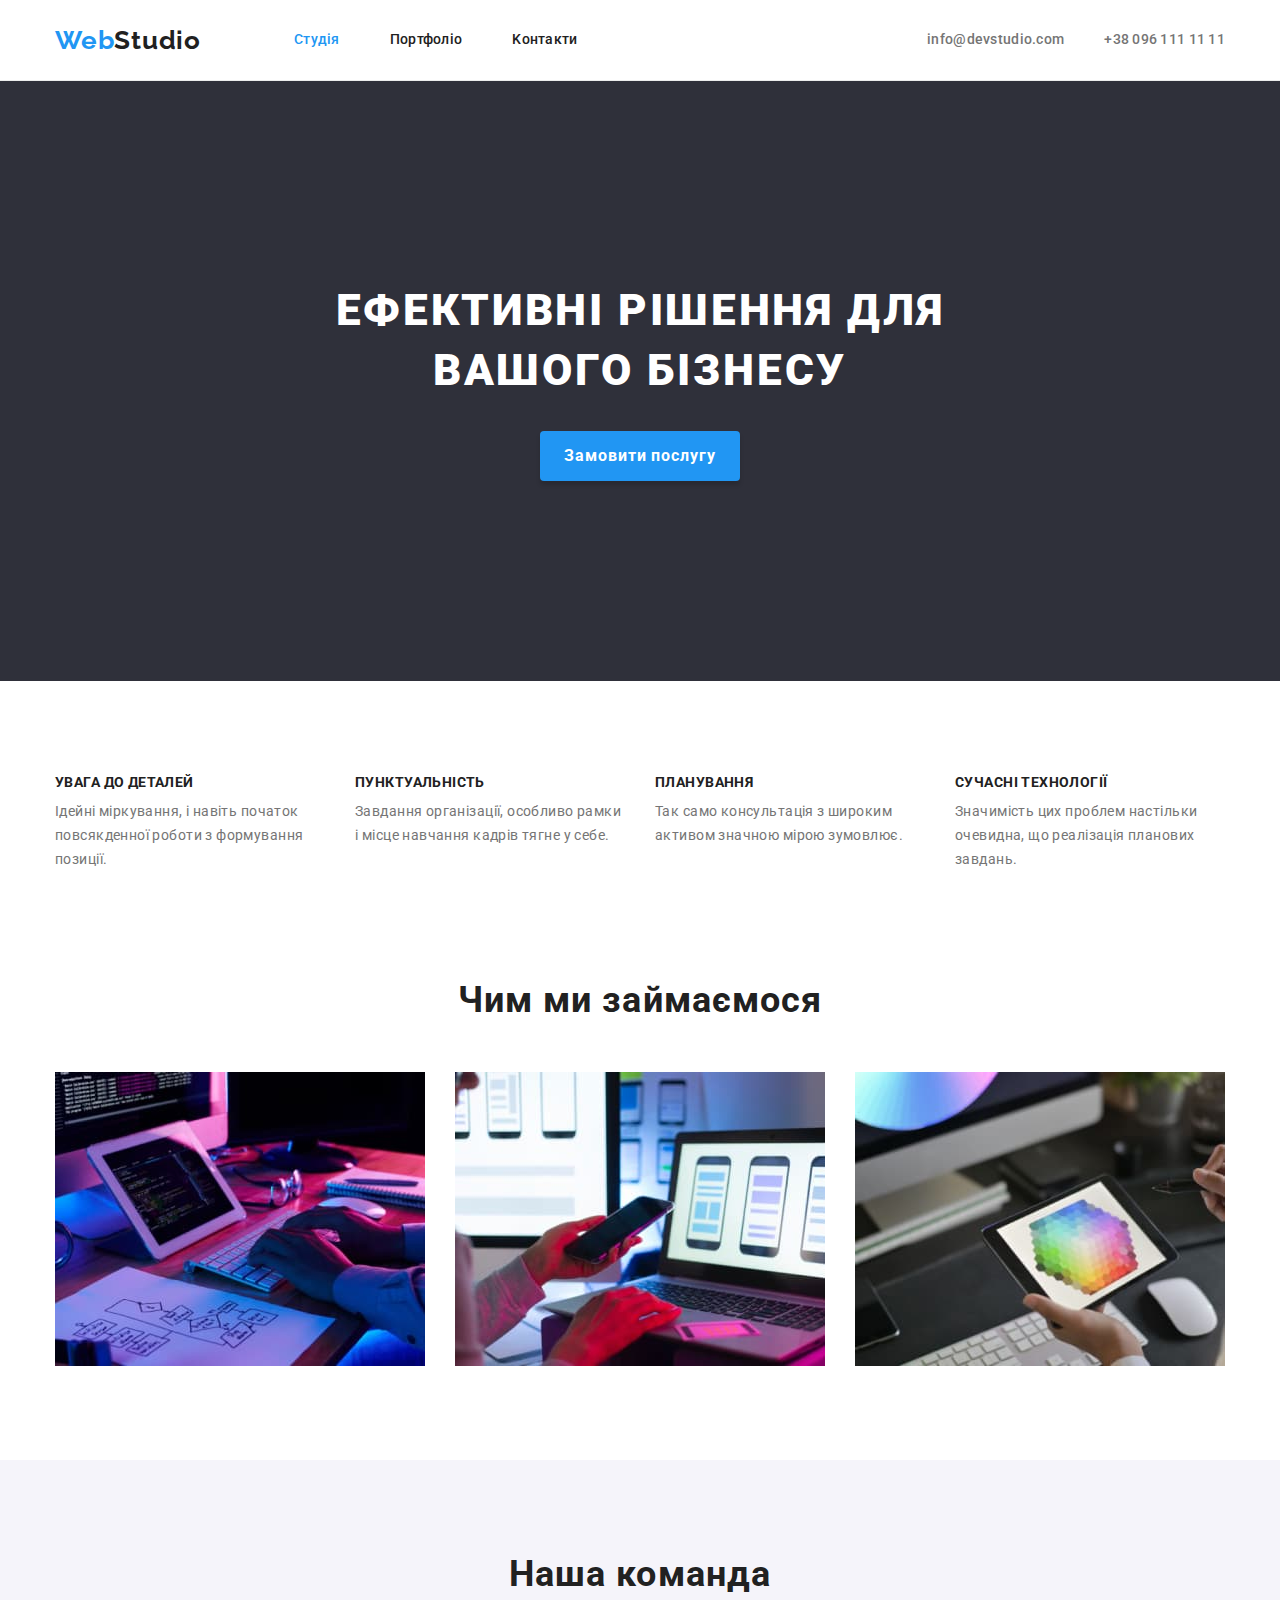
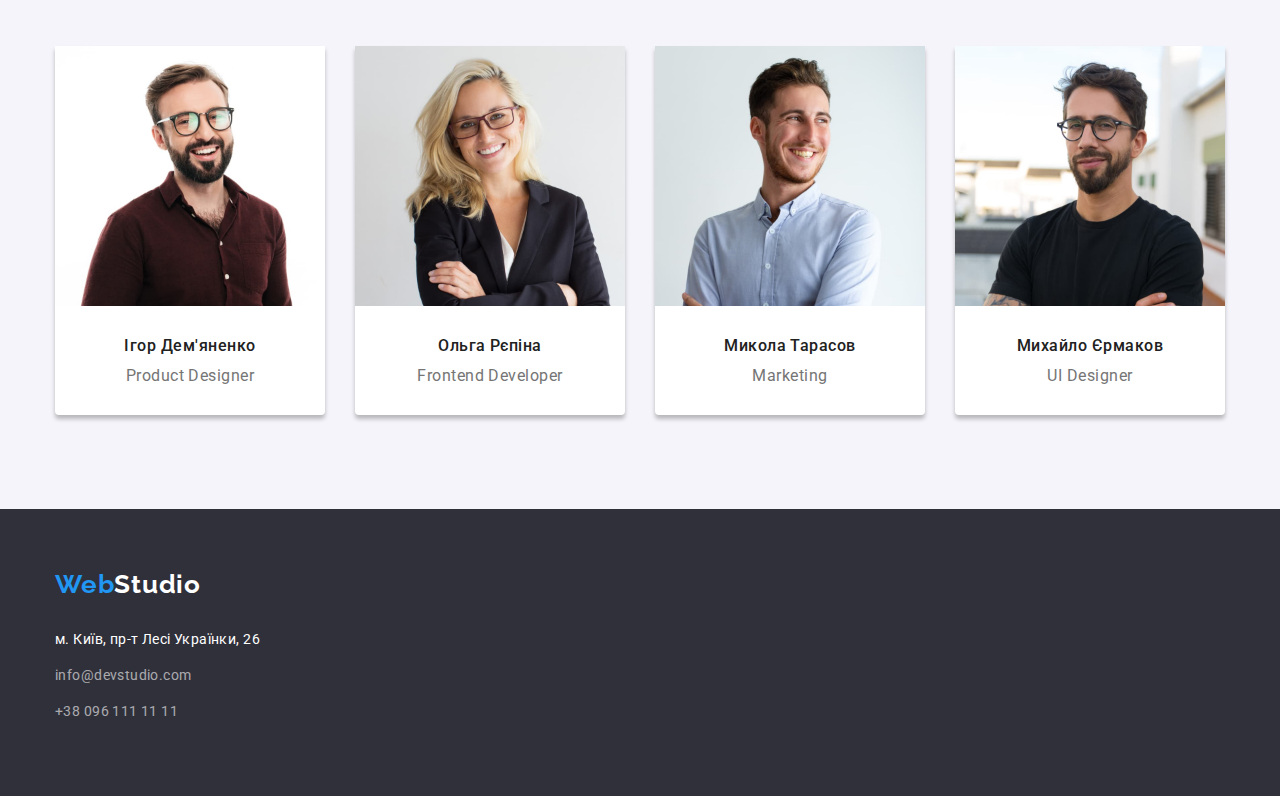
<file: index.html>
<!DOCTYPE html>
<html lang="uk">

<head>
    <meta charset="UTF-8">
    <meta http-equiv="X-UA-Compatible" content="IE=edge">
    <meta name="viewport" content="width=device-width, initial-scale=1.0">
    <title>Студія</title>
    <link
        href="https://fonts.googleapis.com/css2?family=Montserrat:wght@400;500;700;900&family=Raleway:wght@700&family=Roboto:wght@400;500;700;900&display=swap"
        rel="stylesheet" />
    <link rel="stylesheet" href="https://cdnjs.cloudflare.com/ajax/libs/modern-normalize/1.1.0/modern-normalize.min.css"/>
    <link rel="stylesheet" href="./css/styles.css"/>
</head>

<body>
    <header class="header">
        <div class="container header-container">
            <nav class="header-nav">
                <a class="header-logo" href="./index.html">Web<span class="logo-studio">Studio</span>
                </a>
                <ul class="list nav-list">
                    <li class="nav-item"><a class="nav-link current" href="./index.html">Студія</a></li>
                    <li class="nav-item"><a class="nav-link" href="./portfolio.html">Портфоліо</a></li>
                    <li class="nav-item"><a class="nav-link" href="#">Kонтакти</a></li>
                </ul>
            </nav>
            <ul class="contact-list list">
                <li class="contact-item"><a class="contacts-link" href="mailto:info@devstudio.com">info@devstudio.com</a></li>
                <li class="contact-item"><a class="contacts-link" href="tel:+380961111111">+38 096 111 11 11</a></li>
            </ul>
        </div>
    </header>
    <main>
        <section class="hero-section">
            <div class="container">
                <h1 class="main-title">Ефективні рішення для вашого бізнесу</h1>
                <button class="order-button" type="button">Замовити послугу</button>
            </div>
        </section>
        <section class="section">
            <div class="container">
                <h2 class="visually-hidden">Наші переваги</h2>
                 <ul class="list introduction-list">
                     <li class="introduction-item">
                         <h3 class="introduction-title">Увага до деталей</h3>
                         <p class="introduction-subtitle">Ідейні міркування, і навіть початок повсякденної роботи з формування
                        позиції.</p>
                     </li>
                     <li class="introduction-item">
                         <h3 class="introduction-title">Пунктуальність</h3>
                         <p class="introduction-subtitle">Завдання організації, особливо рамки і місце навчання кадрів тягне у себе.
                        </p>
                     </li>
                     <li class="introduction-item">
                        <h3 class="introduction-title">Планування</h3>
                        <p class="introduction-subtitle">Так само консультація з широким активом значною мірою зумовлює.</p>
                     </li>
                     <li class="introduction-item">
                        <h3 class="introduction-title">Сучасні технології</h3>
                        <p class="introduction-subtitle">Значимість цих проблем настільки очевидна, що реалізація планових завдань.
                        </p>
                    </li>
                </ul>
            </div>
        </section>
        <section class="about-section">
            <div class="container">
                <h2 class="secondary-title">Чим ми займаємося</h2>
                <ul class="list img-list">
                    <li><img src="./images/computer.jpg" alt="Людина працює за компʼютером" width="370" height="294"></li>
                    <li><img src="./images/smartphone.jpg" alt="Людина тримає в руці телефон" width="370" height="294"></li>
                    <li><img src="./images/colours.jpg" alt="Людина обирає колір з палітри" width="370" height="294"></li>
                </ul>
            </div>  
        </section>
        <section class="team-section section">
            <div class="container">
                <h2 class="secondary-title">Наша команда</h2>
                <ul class="list team-list">
                    <li class="team-item">
                        <img src="./images/product_designer.jpg" alt="Чоловік в окулярах посміхається" width="270" height="260">
                        <div class="team-box">
                            <h3 class="team-title">Ігор Дем'яненко</h3>
                            <p class="team-subtitle">Product Designer</p>
                        </div>
                    </li>
                    <li class="team-item">
                        <img src="./images/frontend_developer.jpg" alt="Дівчина в окулярах та чорному жакеті посміхається" width="270"
                            height="260">
                        <div class="team-box">
                            <h3 class="team-title">Ольга Рєпіна</h3>
                            <p class="team-subtitle">Frontend Developer</p>
                        </div>
                    </li>
                    <li class="team-item">
                        <img src="./images/marketing.jpg" alt="Чоловік в блакитній сорочці посміхається, дивиться в сторону" width="270"
                            height="260">
                        <div class="team-box">
                            <h3 class="team-title">Микола Тарасов</h3>
                            <p class="team-subtitle">Marketing</p>
                        </div>
                    </li>
                    <li class="team-item">
                        <img src="./images/ui_designer.jpg" alt="Чоловік в чорній футболці та окулярах посміхається" width="270"
                            height="260">
                        <div class="team-box">
                            <h3 class="team-title">Михайло Єрмаков</h3>
                            <p class="team-subtitle">UI Designer</p>
                        </div>
                    </li>
                </ul>
            </div>     
        </section>
    </main>
    <footer>
        <div class="container">
            <a  class="logo-footer" href="./index.html">Web<span class="logo-footer-studio">Studio</span>
        </a>
        <address class="address">
            <ul class="list address-list">
                <li class="address-item"><a class="address-link" href="https://goo.gl/maps/MCh6iijixuNLaUNb6">м. Київ, пр-т Лесі Українки,
                        26</a>
                </li>
                <li class="address-item"><a class="footer-contact" href="mailto:info@devstudio.com">info@devstudio.com</a></li>
                <li class="address-item"><a class="footer-contact" href="tel:+380961111111">+38 096 111 11 11</a></li>
            </ul>
        </address>
        </div>
    </footer>
</body>

</html>
</file>
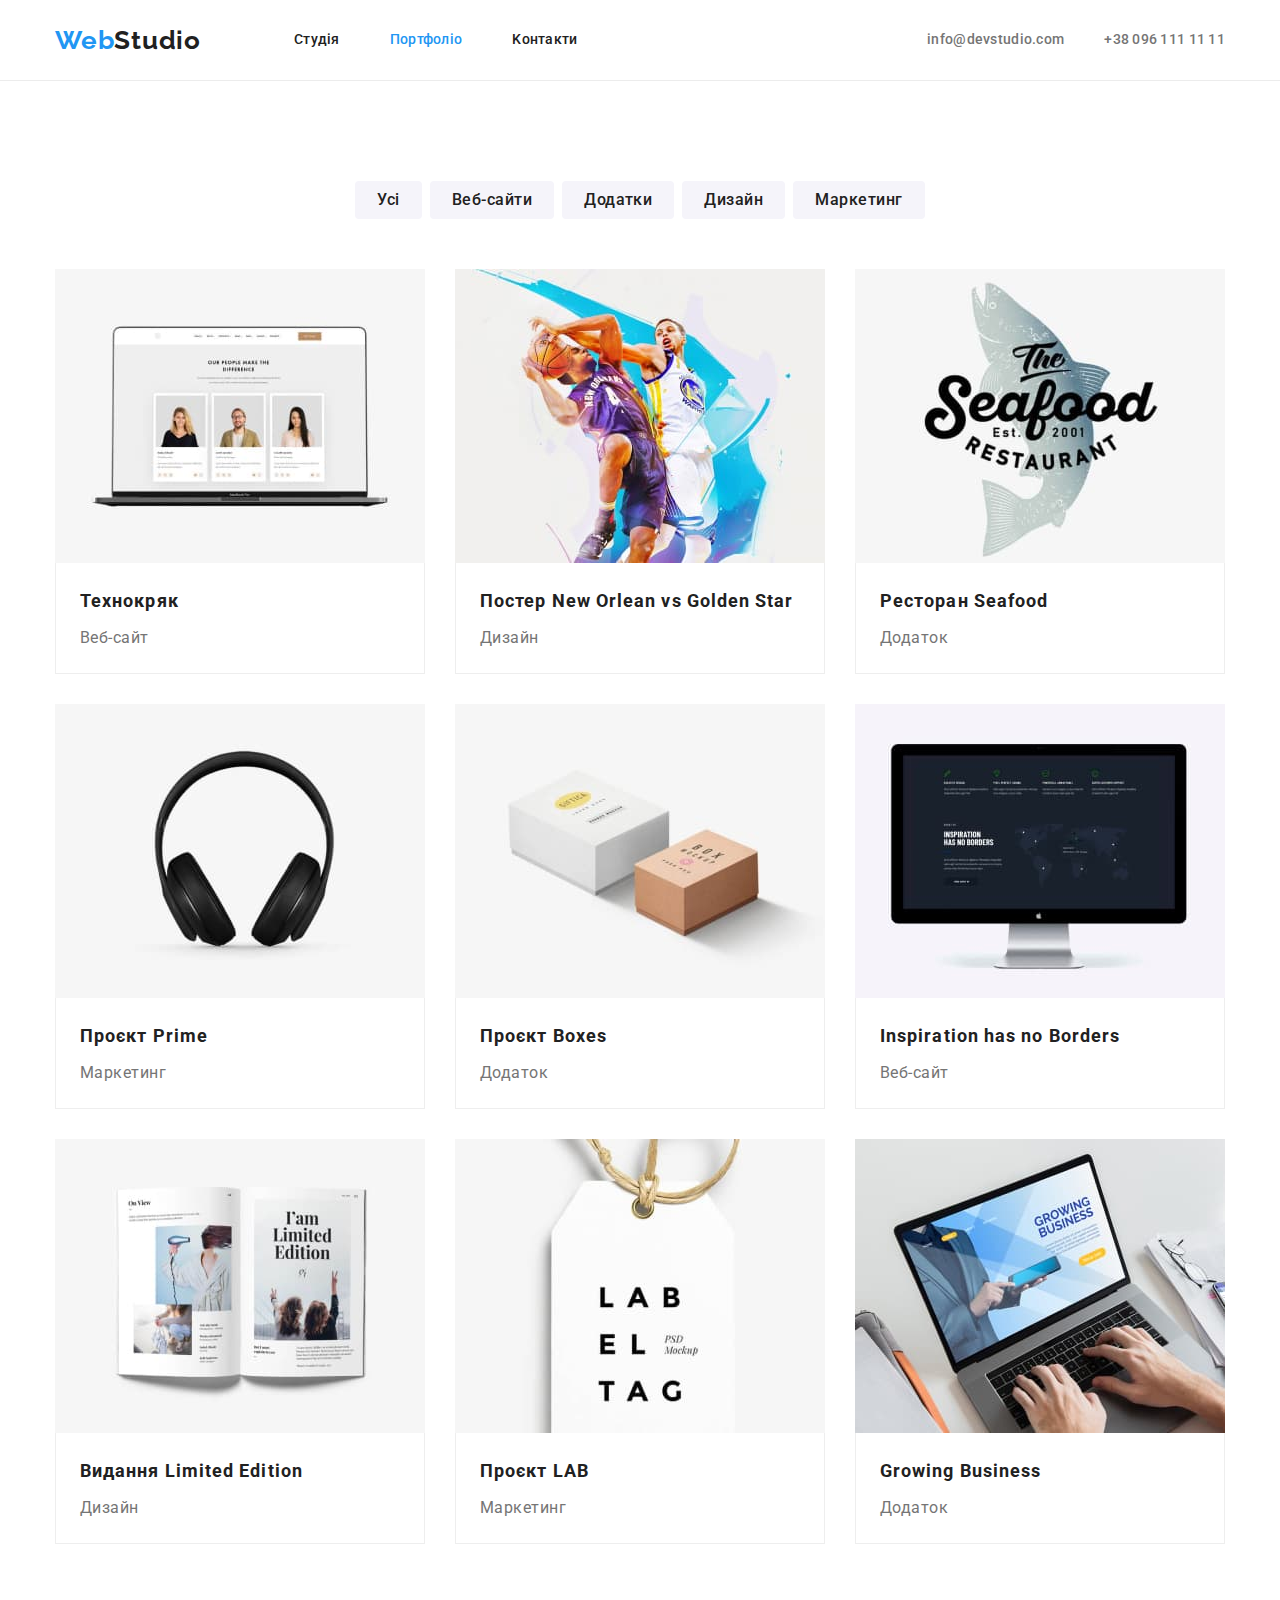
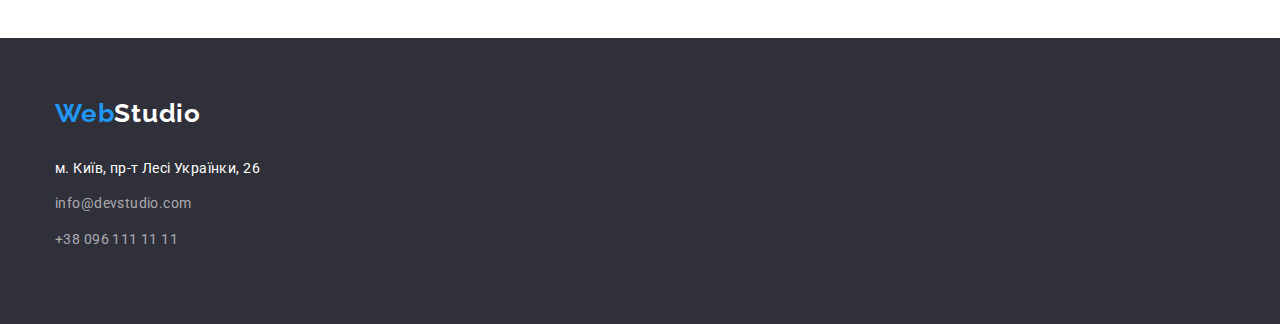
<file: portfolio.html>
<!DOCTYPE html>
<html lang="uk">

<head>
    <meta charset="UTF-8">
    <meta http-equiv="X-UA-Compatible" content="IE=edge">
    <meta name="viewport" content="width=device-width, initial-scale=1.0">
    <title>Портфоліо</title>
    <link
        href="https://fonts.googleapis.com/css2?family=Montserrat:wght@400;500;700;900&family=Raleway:wght@700&family=Roboto:wght@400;500;700;900&display=swap"
        rel="stylesheet" />
    <link rel="stylesheet" href="https://cdnjs.cloudflare.com/ajax/libs/modern-normalize/1.1.0/modern-normalize.min.css"/>
    <link rel="stylesheet" href="./css/styles.css" />
</head>

<body>
    <header class="header">
        <div class="container header-container">
            <nav class="header-nav">
                <a class="header-logo" href="./index.html">Web<span class="logo-studio">Studio</span>
                </a>
                <ul class="list nav-list">
                    <li class="nav-item"><a class="nav-link" href="./index.html">Студія</a></li>
                    <li class="nav-item"><a class="nav-link current" href="./portfolio.html">Портфоліо</a></li>
                    <li class="nav-item"><a class="nav-link" href="#">Kонтакти</a></li>
                </ul>
            </nav>
            <ul class="contact-list list">
                <li class="contact-item"><a class="contacts-link" href="mailto:info@devstudio.com">info@devstudio.com</a>
                </li>
                <li class="contact-item"><a class="contacts-link" href="tel:+380961111111">+38 096 111 11 11</a></li>
            </ul>
        </div>
    </header>
    <main>
        <section class="portfolio">
            <div class="container">
                <h2 class="visually-hidden">Наші проекти</h2>
                <ul class="list portfolio-btns">
                    <li class="item"><button class="portfolio-btn" type="button">Усі</button></li>
                    <li class="item"><button class="portfolio-btn" type="button">Веб-сайти</button></li>
                    <li class="item"><button class="portfolio-btn" type="button">Додатки</button></li>
                    <li class="item"><button class="portfolio-btn" type="button">Дизайн</button></li>
                    <li class="item"><button class="portfolio-btn" type="button">Маркетинг</button></li>
                </ul>
                <ul class="list products-list">
                    <li class="product-item">
                        <img src="./images/technokryak.jpg" alt="ноутбук, на екрані зображені три фотокартки людей" width="370"
                            height="294">
                        <div class="product-container">
                            <h3 class="product-title">Технокряк</h3>
                            <p class="product-subtitle">Веб-сайт</p>
                        </div>
                    </li>
                    <li class="product-item">
                        <img src="./images/new_orlean.jpg" alt="двоє баскетболістів з різних команд в боротьбі за мʼяч" width="370"
                            height="294">
                        <div class="product-container">
                            <h3 class="product-title">Постер New Orlean vs Golden Star</h3>
                            <p class="product-subtitle">Дизайн</p>
                        </div>
                    </li>
                    <li class="product-item">
                        <img src="./images/seafood.jpg" alt="логотип ресторану, назва ресторану на фоні риби" width="370" height="294">
                        <div class="product-container">
                            <h3 class="product-title">Ресторан Seafood</h3>
                            <p class="product-subtitle">Додаток</p>
                        </div>
                    </li>
                    <li class="product-item">
                        <img src="./images/project_prime.jpg" alt="чорні навушники" width="370" height="294">
                        <div class="product-container">
                            <h3 class="product-title">Проєкт Prime</h3>
                            <p class="product-subtitle">Маркетинг</p>
                        </div>
                    </li>
                    <li class="product-item">
                        <img src="./images/boxes.jpg" alt="біла та коричнева коробки" width="370" height="294">
                        <div class="product-container">
                            <h3 class="product-title">Проєкт Boxes</h3>
                            <p class="product-subtitle">Додаток</p>
                        </div>
                    </li>
                    <li class="product-item">
                        <img src="./images/inspiration.jpg" alt="монітор з зображенням веб-сайту" width="370" height="294">
                        <div class="product-container">
                            <h3 class="product-title">Inspiration has no Borders</h3>
                            <p class="product-subtitle">Веб-сайт</p>
                        </div>
                    </li>
                    <li class="product-item">
                        <img src="./images/limited_edition.jpg" alt="відкритий журнал" width="370" height="294">
                        <div class="product-container">
                            <h3 class="product-title">Видання Limited Edition</h3>
                            <p class="product-subtitle">Дизайн</p>
                        </div>
                    </li>
                    <li class="product-item">
                        <img src="./images/project_lab.jpg" alt="бирка для одягу з назвою проєкту" width="370" height="294">
                        <div class="product-container">
                            <h3 class="product-title">Проєкт LAB</h3>
                            <p class="product-subtitle">Маркетинг</p>
                        </div>
                    </li>
                    <li class="product-item">
                        <img src="./images/growing_business.jpg" alt="людина працює за компʼютером" width="370" height="294">
                        <div class="product-container">
                            <h3 class="product-title">Growing Business</h3>
                            <p class="product-subtitle">Додаток</p>
                        </div>
                    </li>
                </ul>
            </div>     
        </section>

    </main>
    <footer>
        <div class="container">
            <a class="logo-footer" href="./index.html">Web<span class="logo-footer-studio">Studio</span>
            </a>
            <address class="address">
                <ul class="list address-list">
                    <li class="address-item"><a class="address-link" href="https://goo.gl/maps/MCh6iijixuNLaUNb6">м. Київ,
                            пр-т Лесі Українки,
                            26</a>
                    </li>
                    <li class="address-item"><a class="footer-contact"
                            href="mailto:info@devstudio.com">info@devstudio.com</a></li>
                    <li class="address-item"><a class="footer-contact" href="tel:+380961111111">+38 096 111 11 11</a></li>
                </ul>
            </address>
        </div>
    </footer>
</body>

</html>
</file>
<file: css/styles.css>
:root {
    --primary-text-color: #212121;
    --secondary-text-color: #757575;
    --white-color: #FFFFFF;
    --blue-color: #2196F3;
    --main-background-color: #FFFFFF;
    --secondary-background-color: #F5F4FA;
    --footer-color: #2F303A;
}

a {
    text-decoration: none;
}

h1,
h2,
h3,
h4,
h5,
h6,
p {
    margin-top: 0;
}

img {
    display: block;
    max-width: 100%;
    height: auto;
}

.list {
    list-style: none;
    margin: 0;
    padding-left: 0;
}

.visually-hidden {
    position: absolute;
    white-space: nowrap;
    width: 1px;
    height: 1px;
    overflow: hidden;
    border: 0;
    padding: 0;
    clip: rect(0 0 0 0);
    clip-path: inset(50%);
    margin: -1px;
}

body {
    margin: 0;
    font-family: 'Roboto', sans-serif;
    font-size: 14px;
    color: var(--primary-text-color);
    background-color: var(--main-background-color);
    box-sizing: border-box;
}
.container {
    width: 1200px;
    padding-right: 15px;
    padding-left: 15px;
    margin-right: auto;
    margin-left: auto;
}
.section {
    padding-top: 94px;
    padding-bottom: 94px;

}

.header{
    border-bottom: 1px solid #ECECEC;
}
.header-container {
    display: flex;
    justify-content: space-between;
}

.header-nav,
.nav-list {
    display: flex;
    align-items: center;
}
.nav-list {
    gap: 50px;
}
.nav-link {
    display: block;
    padding: 32px 0 32px;
}

.contact-list {
    display: flex;
    align-self: center;
    margin-left: auto;
    gap: 40px;
}
.contacts-link {
    display: block;
    padding: 32px 0 32px;
}

.hero {
    text-align: center;
    margin-bottom: 94px;
    display: block;
}


.logo-studio {
    color: var(--primary-text-color)
}
.header-logo {
    display: block;
    margin-right: 93px;
    font-family: 'Raleway', sans-serif;
    color: var(--blue-color);
    font-style: normal;
    font-weight: 700;
    font-size: 26px;
    line-height: 1.19;
    letter-spacing: 0.03em;
}

button {
    cursor: pointer;
    font-family: inherit;
    border: none;
    border-radius: 4px;
}

.nav-link {
    font-family: inherit;
    font-weight: 500;
    line-height: 1.14;
    letter-spacing: 0.02em;
    color: var(--primary-text-color);
    display: block;
}

.nav-link:hover,
.nav-link:focus {
    color: var(--blue-color);
}

.contacts-link {
    font-family: inherit;
    font-weight: 500;
    line-height: 1.14;
    letter-spacing: 0.02em;
    color: var(--secondary-text-color);
}

.contacts-link:hover,
.contacts-link:focus {
    color: var(--blue-color);
}

.current {
    color: var(--blue-color);
}

footer {
    background-color: var(--footer-color);
    padding-top: 60px;
    padding-bottom: 60px;
}
.logo-footer {
    font-family: 'Raleway', sans-serif;
    color: var(--blue-color);
    font-style: normal;
    font-weight: 700;
    font-size: 26px;
    line-height: 1.19;
    letter-spacing: 0.03em;
    margin-bottom: 28px;
    display: block;
}

.logo-footer-studio {
    color: var(--white-color);
}

.address-link {
    font-family: inherit;
    font-style: normal;
    font-weight: 400;
    font-size: 14px;
    line-height: 1.71;
    letter-spacing: 0.03em;
    color: var(--white-color);
}
.address-item {
    display: block;
    margin-bottom: 12px;
}

.address-link:hover,
.address-link:focus {
    color: var(--blue-color);
}

.footer-contact {
    font-family: inherit;
    font-style: normal;
    font-weight: 400;
    font-size: 14px;
    line-height: 1.71;
    letter-spacing: 0.03em;
    color: rgba(255, 255, 255, 0.6);
}

.footer-contact:hover,
.footer-contact:focus {
    color: var(--blue-color);
}

/*----Studio styles---*/
.hero-section{
    background-color: var(--footer-color);
    color: var(--white-color);
    display: block;
    align-items: center;
    padding-top: 200px;
    padding-bottom: 200px;
    text-align: center;
}

.main-title {
    font-weight: 900;
    font-size: 44px;
    line-height: 1.36;
    text-align: center;
    letter-spacing: 0.06em;
    text-transform: uppercase;
    display: inline-block;
    margin-bottom: 30px;
    width: 696px;
    flex-grow: 1;
}

.order-button {
    display: block;
    background-color: var(--blue-color);
    color: var(--white-color);
    box-shadow: 0px 4px 4px rgba(0, 0, 0, 0.15);
    font-family: inherit;
    font-weight: 700;
    font-size: 16px;
    line-height: 1.87;
    text-align: center;
    letter-spacing: 0.06em;
    border-radius: 4px;
    min-width: 200px;
    padding: 10px 24px;
    margin: 0 auto;
}

.order-button:hover,
.order-button:focus {
    background-color: blue;
}


.introduction-title {
    font-size: 14px;
    line-height: 1.14;
    letter-spacing: 0.03em;
    text-transform: uppercase;
    color: var(--primary-text-color);
    margin-bottom: 10px;
}

.introduction-subtitle {
    font-size: 14px;
    line-height: 1.71;
    letter-spacing: 0.03em;
    color: var(--secondary-text-color);
}

.introduction-list {
    display: flex;
    gap: 30px;
}
.introduction-item {
    display: block;
    max-width: 270px;
}

.about-section {
    padding-bottom: 94px;
    align-items: center;
}
.secondary-title {
    font-style: normal;
    font-size: 36px;
    line-height: 1.16;
    text-align: center;
    letter-spacing: 0.03em;
    margin-bottom: 50px;
    padding-top: 0;
}
.img-list {
    display: flex;
    gap: 30px;
}
.team-section {
    background-color: var(--secondary-background-color);
}

.team-item {
    background-color: var(--main-background-color);
    border-radius: 0px 0px 4px 4px;
    box-shadow:  0 4px 4px rgba(0, 0, 0, 0.25);
}
.team-list  {
    display: flex;
    gap: 30px;
}
.team-box {
    padding-top: 30px;
    padding-bottom: 30px;
}

.team-title {
    font-weight: 500;
    font-size: 16px;
    line-height: 1.26;
    text-align: center;
    letter-spacing: 0.03em;
    color: var(--primary-text-color);
    margin-bottom: 10px;
}

.team-subtitle {
    font-size: 16px;
    line-height: 1.19;
    text-align: center;
    letter-spacing: 0.03em;
    color: var(--secondary-text-color);
    margin-bottom: 0;
}

/*--Portfolio styles--*/

.portfolio {
    background-color: var(--main-background-color);
    padding-top: 100px;
    padding-bottom: 94px;
}

.portfolio-btn {
    padding: 6px 22px;
    font-family: inherit;
    font-weight: 500;
    font-size: 16px;
    line-height: 1.62;
    text-align: center;
    letter-spacing: 0.03em;
    border: none;
    border-color: transparent;
    border-radius: 4px;
    color: var(--primary-text-color);
    background-color: var(--secondary-background-color);
}
.portfolio-btns {
    display: flex;
    justify-content: center;
    gap: 8px;
    margin-bottom: 50px;
}

.portfolio-btn:hover,
.portfolio-btn:focus {
    background-color: var(--blue-color);
    color: var(--white-color);
}

.product-item {
    background-color: var(--main-background-color);
}
.products-list {
    display: flex;
    flex-wrap: wrap;
    gap: 30px;
}
.product-title {
    font-size: 18px;
    line-height: 2;
    letter-spacing: 0.06em;
    color: var(--primary-text-color);
    margin-top: 0;
    margin-bottom: 4px;
    display: block;
}

.product-subtitle {
    display: block;
    font-size: 16px;
    line-height: 1.87;
    letter-spacing: 0.03em;
    color: var(--secondary-text-color);
    margin-bottom: 0;
}
.product-container {
    padding: 20px 24px;
    border: 1px solid #EEEEEE;
    border-top: none;
    display: block;
}
</file>
